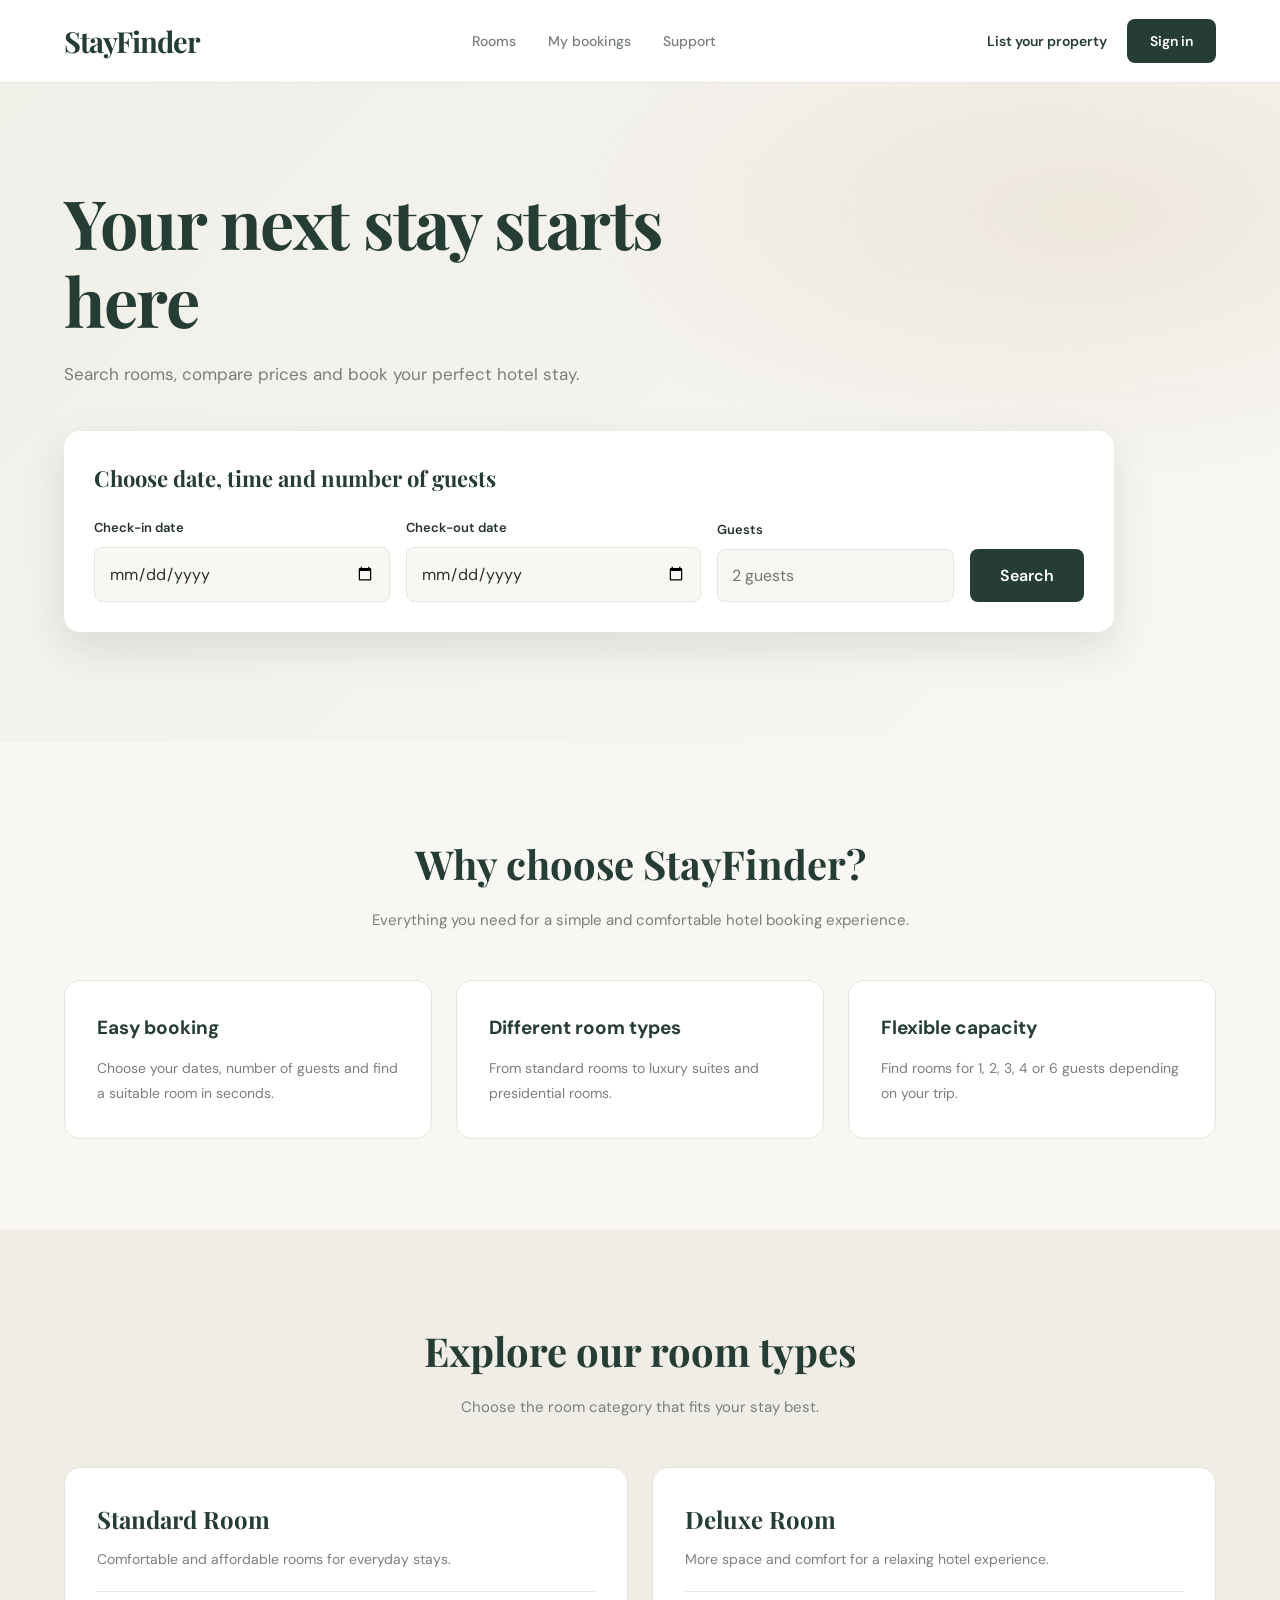
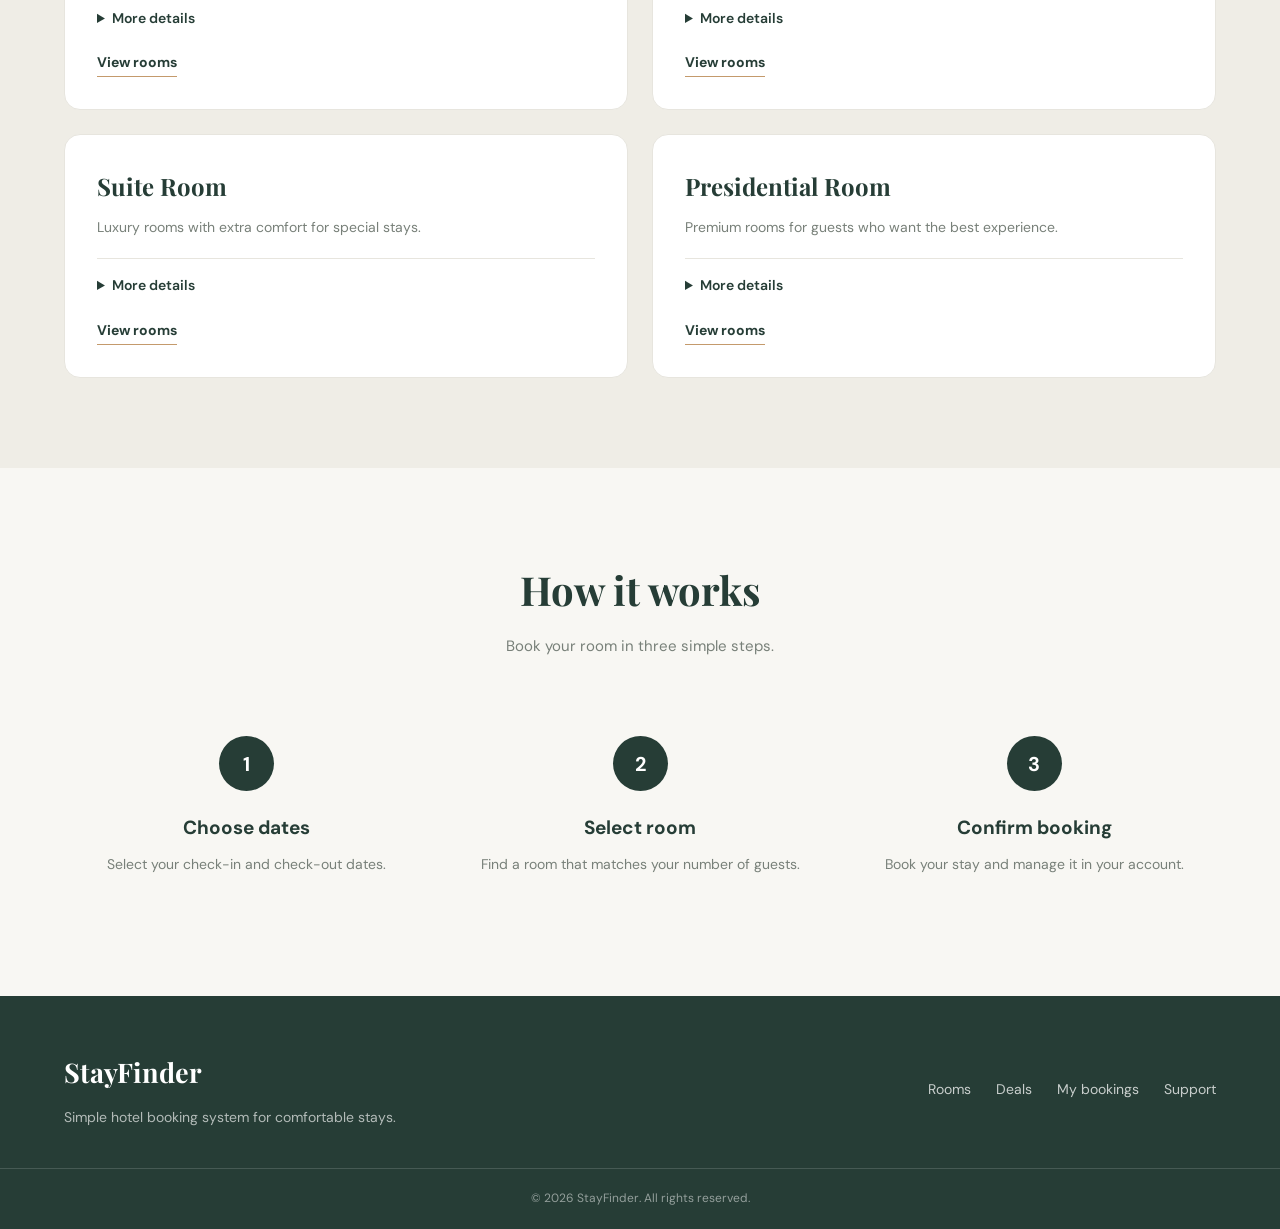
<file: frontend/index.html>
<!DOCTYPE html>
<html lang="en">
<head>
    <meta charset="UTF-8">
    <meta name="viewport" content="width=device-width, initial-scale=1.0">
    <title>Hotel Booking System</title>
    <link rel="stylesheet" href="css/styles.css">
</head>
<body>

<header class="header">
    <div class="container header-content">

        <a href="index.html" class="logo">StayFinder</a>

        <nav class="nav">
            <a href="pages/rooms.html">Rooms</a>
            <a href="pages/bookings.html">My bookings</a>
            <a href="pages/support.html">Support</a>
        </nav>

        <div class="header-actions">
            <button class="link-button">List your property</button>
            <a href="login.html" class="sign-in-button">Sign in</a>
        </div>

    </div>
</header>

<!-- Hero + Search -->
<main>
    <section class="hero">
        <div class="container">

            <h1>Your next stay starts here</h1>
            <p>Search rooms, compare prices and book your perfect hotel stay.</p>

            <form class="search-box" action="pages/rooms.html">
                <h2 class="search-title">Choose date, time and number of guests</h2>
                <div class="search-row">
                    <div class="search-field">
                        <label for="checkIn">Check-in date</label>
                        <input type="date" id="checkIn" name="checkIn" required>
                    </div>

                    <div class="search-field">
                        <label for="checkOut">Check-out date</label>
                        <input type="date" id="checkOut" name="checkOut" required>
                    </div>

                    <div class="search-field">
                        <label for="guests">Guests</label>
                        <input type="number" id="guests" name="guests" placeholder="2 guests" min="1" required>
                    </div>

                    <button class="search-button" type="submit">
                        Search
                    </button>

                </div>

            </form>

        </div>
    </section>

    <section class="features-section">
        <div class="container">

            <div class="section-header">
                <h2>Why choose StayFinder?</h2>
                <p>Everything you need for a simple and comfortable hotel booking experience.</p>
            </div>

            <div class="features-grid">

                <div class="feature-card">
                    <h3>Easy booking</h3>
                    <p>Choose your dates, number of guests and find a suitable room in seconds.</p>
                </div>

                <div class="feature-card">
                    <h3>Different room types</h3>
                    <p>From standard rooms to luxury suites and presidential rooms.</p>
                </div>

                <div class="feature-card">
                    <h3>Flexible capacity</h3>
                    <p>Find rooms for 1, 2, 3, 4 or 6 guests depending on your trip.</p>
                </div>

            </div>

        </div>
    </section>

    <section class="room-types-section">
        <div class="container">

            <div class="section-header">
                <h2>Explore our room types</h2>
                <p>Choose the room category that fits your stay best.</p>
            </div>

            <div class="room-types-grid">

                <div class="room-type-card">
                    <h3>Standard Room</h3>
                    <p>Comfortable and affordable rooms for everyday stays.</p>

                    <details class="room-details">
                        <summary>More details</summary>
                        <p>Standard rooms are suitable for short stays and offer all basic hotel facilities.</p>
                    </details>

                    <a href="pages/rooms.html">View rooms</a>
                </div>

                <div class="room-type-card">
                    <h3>Deluxe Room</h3>
                    <p>More space and comfort for a relaxing hotel experience.</p>

                    <details class="room-details">
                        <summary>More details</summary>
                        <p>Deluxe rooms provide extra comfort, more space and a better stay experience.</p>
                    </details>

                    <a href="pages/rooms.html">View rooms</a>
                </div>

                <div class="room-type-card">
                    <h3>Suite Room</h3>
                    <p>Luxury rooms with extra comfort for special stays.</p>

                    <details class="room-details">
                        <summary>More details</summary>
                        <p>Suite rooms are designed for guests who want a more luxurious and spacious room.</p>
                    </details>

                    <a href="pages/rooms.html">View rooms</a>
                </div>

                <div class="room-type-card">
                    <h3>Presidential Room</h3>
                    <p>Premium rooms for guests who want the best experience.</p>

                    <details class="room-details">
                        <summary>More details</summary>
                        <p>Presidential rooms are the most premium rooms, suitable for up to 6 guests.</p>
                    </details>

                    <a href="pages/rooms.html">View rooms</a>
                </div>

            </div>

        </div>
    </section>

    <section class="how-section">
        <div class="container">

            <div class="section-header">
                <h2>How it works</h2>
                <p>Book your room in three simple steps.</p>
            </div>

            <div class="steps-grid">

                <div class="step-card">
                    <span>1</span>
                    <h3>Choose dates</h3>
                    <p>Select your check-in and check-out dates.</p>
                </div>

                <div class="step-card">
                    <span>2</span>
                    <h3>Select room</h3>
                    <p>Find a room that matches your number of guests.</p>
                </div>

                <div class="step-card">
                    <span>3</span>
                    <h3>Confirm booking</h3>
                    <p>Book your stay and manage it in your account.</p>
                </div>

            </div>

        </div>
    </section>

</main>

<footer class="footer">
    <div class="container footer-content">
        <div>
            <h3>StayFinder</h3>
            <p>Simple hotel booking system for comfortable stays.</p>
        </div>
        <div class="footer-links">
            <a href="pages/rooms.html">Rooms</a>
            <a href="pages/deals.html">Deals</a>
            <a href="pages/bookings.html">My bookings</a>
            <a href="pages/support.html">Support</a>
        </div>
    </div>
    <p class="footer-bottom">© 2026 StayFinder. All rights reserved.</p>
</footer>

</body>
</html>
</file>
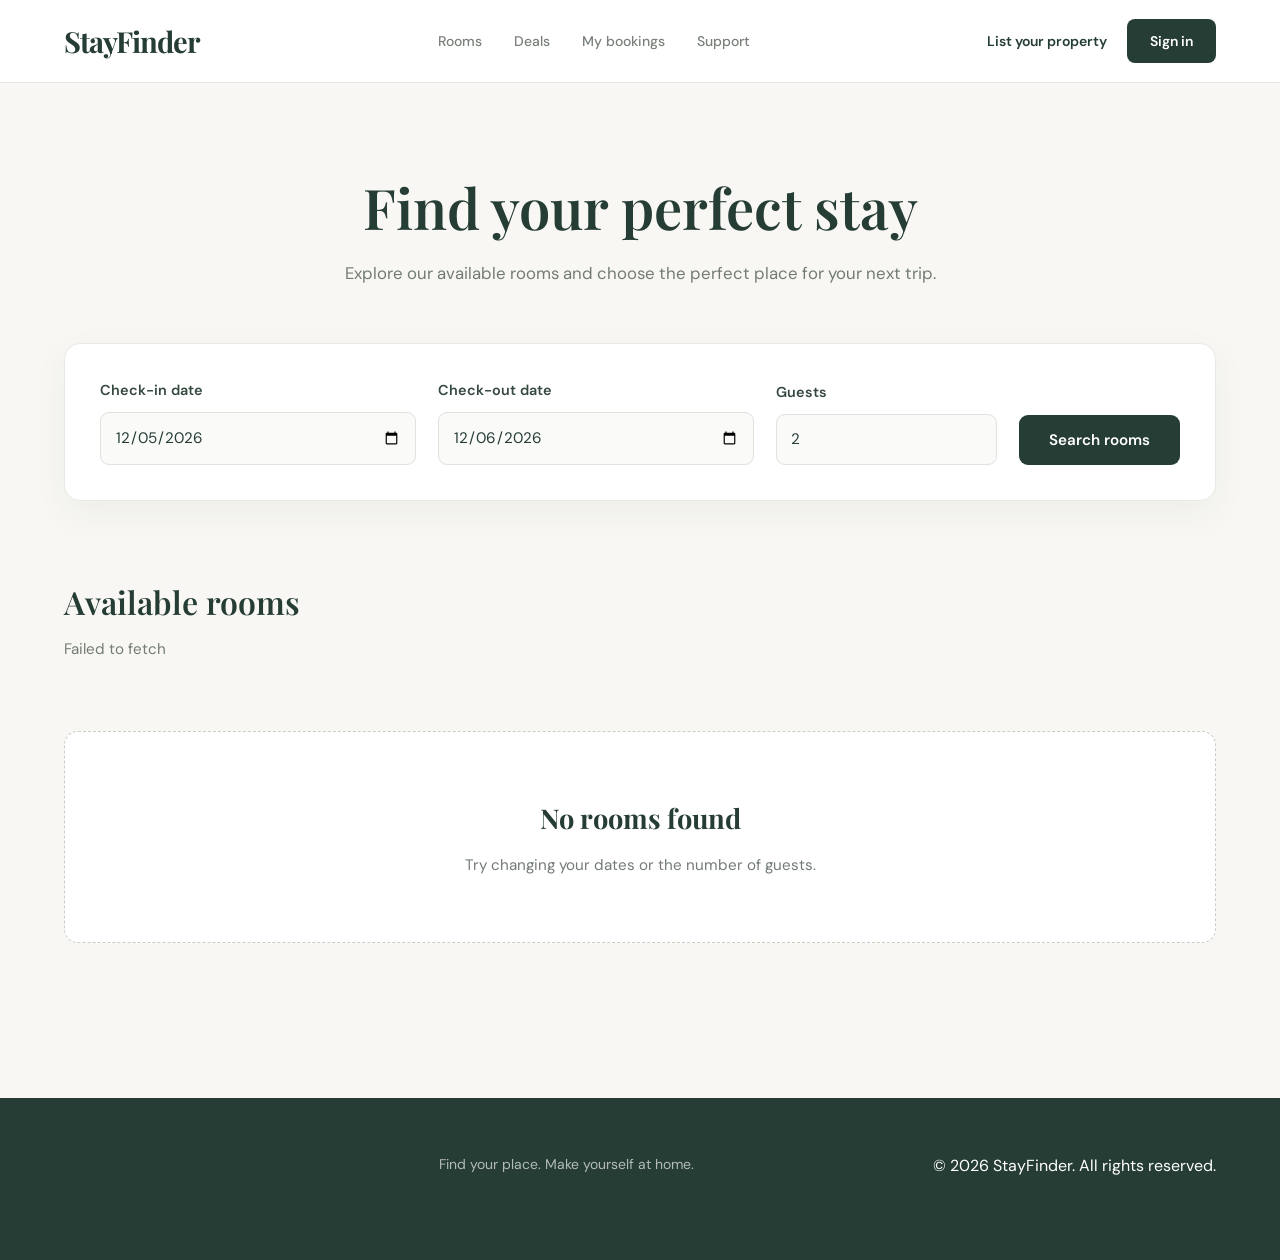
<file: frontend/pages/rooms.html>
<!DOCTYPE html>
<html lang="en">
<head>
    <meta charset="UTF-8">
    <meta name="viewport" content="width=device-width, initial-scale=1.0">
    <meta name="theme-color" content="#ffffff">
    <meta name="description" content="Explore available rooms and find the perfect stay with StayFinder.">

    <title>Rooms | StayFinder</title>

    <link rel="stylesheet" href="../css/styles.css">
    <link rel="stylesheet" href="../css/rooms.css">
</head>
<body>

    <header class="header">
        <div class="container header-content">

            <a href="../index.html" class="logo">
                StayFinder
            </a>

            <nav class="nav">
                <a href="rooms.html" class="active">Rooms</a>
                <a href="deals.html">Deals</a>
                <a href="bookings.html">My bookings</a>
                <a href="support.html">Support</a>
            </nav>

            <div class="header-actions">
                <a href="list-property.html" class="link-button">
                    List your property
                </a>
                <a href="login.html" class="sign-in-button">
                    Sign in
                </a>
            </div>

        </div>
    </header>

    <main>
        <section class="rooms-page">
            <div class="container">

                <div class="rooms-header">
                    <h1>Find your perfect stay</h1>
                    <p>
                        Explore our available rooms and choose the perfect place
                        for your next trip.
                    </p>
                </div>

                <form class="rooms-filter" id="roomsFilter" method="GET">

                    <div class="filter-field">
                        <label for="checkIn">Check-in date</label>
                        <input
                            type="date"
                            id="checkIn"
                            name="checkIn"
                            required
                        >
                    </div>

                    <div class="filter-field">
                        <label for="checkOut">Check-out date</label>
                        <input
                            type="date"
                            id="checkOut"
                            name="checkOut"
                            required
                        >
                    </div>

                    <div class="filter-field">
                        <label for="guestsInput">Guests</label>
                        <input
                            type="number"
                            id="guestsInput"
                            name="guests"
                            value="2"
                            min="1"
                            max="20"
                            required
                        >
                    </div>

                    <button class="filter-button" type="submit">
                        Search rooms
                    </button>

                </form>

                <div class="rooms-results">

                    <div class="results-header">
                        <div>
                            <h2>Available rooms</h2>
                            <p class="results-text" id="resultsText">
                                Discover our selection of comfortable rooms.
                            </p>
                        </div>
                    </div>

                    <div class="rooms-grid" id="roomsGrid">
                        <!-- Room cards will be rendered here using JavaScript. -->
                    </div>

                    <div class="empty-state" id="emptyState" hidden>
                        <h3>No rooms found</h3>
                        <p>
                            Try changing your dates or the number of guests.
                        </p>
                    </div>

                </div>

            </div>
        </section>
    </main>

    <footer class="footer">
        <div class="container footer-content">
            <a href="../index.html" class="logo">StayFinder</a>

            <p>
                Find your place. Make yourself at home.
            </p>

            <span>&copy; 2026 StayFinder. All rights reserved.</span>
        </div>
    </footer>

    <script src="../js/rooms.js" defer></script>

</body>
</html>
</file>
<file: frontend/css/styles.css>
@import url('https://fonts.googleapis.com/css2?family=DM+Sans:wght@400;500;600;700&family=Playfair+Display:wght@500;600;700&display=swap');

/* =========================
   1. GLOBAL STYLES
========================= */

:root {
    --primary: #263D36;
    --primary-light: #49685A;
    --accent: #C49A6C;

    --background: #F8F7F3;
    --surface: #FFFFFF;
    --surface-soft: #EFEDE6;

    --text: #26332D;
    --text-light: #788079;
    --border: #E7E5DE;

    --shadow: 0 8px 30px rgba(38, 61, 54, 0.07);
    --shadow-hover: 0 16px 40px rgba(38, 61, 54, 0.12);

    --radius: 16px;
    --transition: 0.25s ease;
}

* {
    margin: 0;
    padding: 0;
    box-sizing: border-box;
}

html {
    scroll-behavior: smooth;
}

body {
    font-family: 'DM Sans', sans-serif;
    background-color: var(--background);
    color: var(--text);
    line-height: 1.6;
}

a {
    text-decoration: none;
    color: inherit;
}

button,
input {
    font: inherit;
}

button {
    cursor: pointer;
}

.container {
    width: min(1160px, 90%);
    margin: 0 auto;
}


/* =========================
   2. HEADER
========================= */

.header {
    background-color: var(--surface);
    border-bottom: 1px solid var(--border);
    position: sticky;
    top: 0;
    z-index: 100;
}

.header-content {
    min-height: 82px;
    display: flex;
    align-items: center;
    justify-content: space-between;
    gap: 30px;
}

.logo {
    font-family: 'Playfair Display', serif;
    font-size: 29px;
    font-weight: 700;
    color: var(--primary);
    letter-spacing: -1px;
}

.nav {
    display: flex;
    align-items: center;
    gap: 32px;
}

.nav a {
    color: var(--text-light);
    font-size: 14px;
    font-weight: 500;
    transition: var(--transition);
}

.nav a:hover {
    color: var(--primary);
}

.header-actions {
    display: flex;
    align-items: center;
    gap: 20px;
}

.link-button {
    background: none;
    border: none;
    color: var(--primary);
    font-weight: 600;
    font-size: 14px;
}

.link-button:hover {
    color: var(--accent);
}

.sign-in-button {
    background-color: var(--primary);
    color: white;
    padding: 11px 23px;
    border-radius: 8px;
    font-size: 14px;
    font-weight: 600;
    transition: var(--transition);
}

.sign-in-button:hover {
    background-color: var(--primary-light);
    transform: translateY(-2px);
}


/* =========================
   3. HERO SECTION
========================= */

.hero {
    padding: 100px 0 110px;
    background:
        radial-gradient(
            ellipse at 85% 20%,
            rgba(196, 154, 108, 0.15),
            transparent 35%
        ),
        linear-gradient(135deg, #F0EFE8, #F8F7F3);
    position: relative;
    overflow: hidden;
}

.hero .container {
    position: relative;
    z-index: 1;
}

.hero h1 {
    max-width: 700px;
    font-family: 'Playfair Display', serif;
    font-size: clamp(42px, 6vw, 68px);
    line-height: 1.15;
    color: var(--primary);
    margin-bottom: 22px;
    letter-spacing: -1.5px;
}

.hero > .container > p {
    max-width: 560px;
    font-size: 17px;
    color: var(--text-light);
    margin-bottom: 42px;
}


/* =========================
   4. SEARCH FORM
========================= */

.search-box {
    background: var(--surface);
    padding: 30px;
    border-radius: var(--radius);
    box-shadow: var(--shadow-hover);
    max-width: 1050px;
}

.search-title {
    font-family: 'Playfair Display', serif;
    font-size: 22px;
    color: var(--primary);
    margin-bottom: 22px;
}

.search-row {
    display: grid;
    grid-template-columns: 1fr 1fr 0.8fr auto;
    gap: 16px;
    align-items: end;
}

.search-field {
    display: flex;
    flex-direction: column;
    gap: 8px;
}

.search-field label {
    font-size: 13px;
    font-weight: 600;
    color: var(--text);
}

.search-field input {
    width: 100%;
    padding: 13px 14px;
    background: var(--background);
    border: 1px solid var(--border);
    border-radius: 8px;
    outline: none;
    color: var(--text);
    transition: var(--transition);
}

.search-field input:focus {
    border-color: var(--primary-light);
    box-shadow: 0 0 0 3px rgba(73, 104, 90, 0.1);
}

.search-button {
    background: var(--primary);
    color: white;
    border: none;
    padding: 14px 30px;
    border-radius: 8px;
    font-weight: 600;
    transition: var(--transition);
}

.search-button:hover {
    background: var(--primary-light);
    transform: translateY(-2px);
}


/* =========================
   5. GENERAL SECTIONS
========================= */

.features-section,
.room-types-section,
.how-section {
    padding: 90px 0;
}

.section-header {
    text-align: center;
    margin-bottom: 48px;
}

.section-header h2 {
    font-family: 'Playfair Display', serif;
    font-size: clamp(30px, 4vw, 40px);
    color: var(--primary);
    margin-bottom: 12px;
}

.section-header p {
    color: var(--text-light);
    font-size: 15px;
}


/* =========================
   6. FEATURES
========================= */

.features-grid {
    display: grid;
    grid-template-columns: repeat(3, 1fr);
    gap: 24px;
}

.feature-card {
    background: var(--surface);
    padding: 32px;
    border: 1px solid var(--border);
    border-radius: var(--radius);
    transition: var(--transition);
}

.feature-card:hover {
    transform: translateY(-5px);
    box-shadow: var(--shadow);
}

.feature-card h3 {
    color: var(--primary);
    font-size: 19px;
    margin-bottom: 12px;
}

.feature-card p {
    color: var(--text-light);
    font-size: 14px;
    line-height: 1.8;
}


/* =========================
   7. ROOM TYPES
========================= */

.room-types-section {
    background-color: var(--surface-soft);
}

.room-types-grid {
    display: grid;
    grid-template-columns: repeat(2, 1fr);
    gap: 24px;
}

.room-type-card {
    background: var(--surface);
    padding: 32px;
    border-radius: var(--radius);
    border: 1px solid var(--border);
    transition: var(--transition);
}

.room-type-card:hover {
    transform: translateY(-5px);
    box-shadow: var(--shadow-hover);
}

.room-type-card h3 {
    font-family: 'Playfair Display', serif;
    font-size: 24px;
    color: var(--primary);
    margin-bottom: 10px;
}

.room-type-card > p {
    color: var(--text-light);
    font-size: 14px;
    margin-bottom: 20px;
}

.room-details {
    border-top: 1px solid var(--border);
    padding-top: 15px;
    margin-bottom: 20px;
}

.room-details summary {
    color: var(--primary);
    font-size: 14px;
    font-weight: 600;
    cursor: pointer;
}

.room-details p {
    color: var(--text-light);
    font-size: 13px;
    padding-top: 12px;
}

.room-type-card > a {
    display: inline-block;
    color: var(--primary);
    font-size: 14px;
    font-weight: 700;
    border-bottom: 1px solid var(--accent);
    padding-bottom: 3px;
    transition: var(--transition);
}

.room-type-card > a:hover {
    color: var(--accent);
}


/* =========================
   8. HOW IT WORKS
========================= */

.steps-grid {
    display: grid;
    grid-template-columns: repeat(3, 1fr);
    gap: 30px;
}

.step-card {
    text-align: center;
    padding: 30px 20px;
}

.step-card span {
    display: inline-flex;
    align-items: center;
    justify-content: center;
    width: 55px;
    height: 55px;
    background: var(--primary);
    color: white;
    border-radius: 50%;
    font-size: 20px;
    font-weight: 700;
    margin-bottom: 22px;
}

.step-card h3 {
    color: var(--primary);
    font-size: 19px;
    margin-bottom: 10px;
}

.step-card p {
    color: var(--text-light);
    font-size: 14px;
}


/* =========================
   9. FOOTER
========================= */

.footer {
    background: var(--primary);
    color: white;
    padding: 55px 0 20px;
}

.footer-content {
    display: flex;
    justify-content: space-between;
    gap: 40px;
    padding-bottom: 40px;
}

.footer h3 {
    font-family: 'Playfair Display', serif;
    font-size: 27px;
    margin-bottom: 12px;
}

.footer-content p {
    color: rgba(255, 255, 255, 0.65);
    font-size: 14px;
}

.footer-links {
    display: flex;
    flex-wrap: wrap;
    gap: 25px;
    align-items: center;
}

.footer-links a {
    color: rgba(255, 255, 255, 0.75);
    font-size: 14px;
    transition: var(--transition);
}

.footer-links a:hover {
    color: white;
}

.footer-bottom {
    border-top: 1px solid rgba(255, 255, 255, 0.15);
    padding-top: 20px;
    text-align: center;
    color: rgba(255, 255, 255, 0.5);
    font-size: 12px;
}


/* =========================
   10. RESPONSIVE DESIGN
========================= */

@media (max-width: 900px) {
    .header-content {
        flex-wrap: wrap;
        padding: 15px 0;
    }

    .nav {
        order: 3;
        width: 100%;
        justify-content: center;
        gap: 25px;
    }

    .search-row {
        grid-template-columns: repeat(2, 1fr);
    }

    .search-button {
        width: 100%;
    }
}

@media (max-width: 650px) {
    .header-content {
        gap: 15px;
    }

    .logo {
        font-size: 25px;
    }

    .header-actions {
        gap: 10px;
    }

    .link-button {
        display: none;
    }

    .nav {
        gap: 16px;
        justify-content: space-between;
    }

    .nav a {
        font-size: 12px;
    }

    .hero {
        padding: 65px 0 75px;
    }

    .hero h1 {
        font-size: 42px;
    }

    .hero > .container > p {
        font-size: 15px;
    }

    .search-box {
        padding: 22px;
    }

    .search-row {
        grid-template-columns: 1fr;
    }

    .features-section,
    .room-types-section,
    .how-section {
        padding: 65px 0;
    }

    .features-grid,
    .room-types-grid,
    .steps-grid {
        grid-template-columns: 1fr;
    }

    .footer-content {
        flex-direction: column;
    }

    .footer-links {
        gap: 15px;
    }
}
</file>
<file: frontend/css/rooms.css>
/* ========================================
   ROOMS PAGE
======================================== */

.rooms-page {
    min-height: 80vh;
    padding: 90px 0 120px;
    background-color: #F8F7F3;
}

/* Page heading */

.rooms-header {
    max-width: 700px;
    margin: 0 auto 55px;
    text-align: center;
}

.rooms-header h1 {
    margin-bottom: 18px;
    color: #263D36;
    font-family: "Playfair Display", serif;
    font-size: clamp(2.4rem, 5vw, 3.5rem);
    font-weight: 600;
    line-height: 1.2;
}

.rooms-header p {
    color: #737B75;
    font-size: 1.05rem;
    line-height: 1.8;
}

/* Search filter */

.rooms-filter {
    display: grid;
    grid-template-columns: 1fr 1fr 0.7fr auto;
    gap: 22px;
    align-items: end;
    margin-bottom: 75px;
    padding: 35px;
    background-color: #FFFFFF;
    border: 1px solid #EAE9E3;
    border-radius: 16px;
    box-shadow: 0 12px 35px rgba(38, 61, 54, 0.05);
}

.filter-field {
    display: flex;
    flex-direction: column;
    gap: 10px;
}

.filter-field label {
    color: #34483E;
    font-size: 0.9rem;
    font-weight: 600;
}

.filter-field input {
    width: 100%;
    min-height: 50px;
    padding: 12px 14px;
    border: 1px solid #E0E2DC;
    border-radius: 9px;
    background-color: #FAFAF8;
    color: #263D36;
    font-family: inherit;
    font-size: 0.95rem;
    transition: border-color 0.2s ease,
                box-shadow 0.2s ease;
}

.filter-field input:focus {
    outline: none;
    border-color: #49685A;
    box-shadow: 0 0 0 3px rgba(73, 104, 90, 0.12);
}

/* Search button */

.filter-button {
    min-height: 50px;
    padding: 0 30px;
    border: none;
    border-radius: 9px;
    background-color: #263D36;
    color: #FFFFFF;
    font-family: inherit;
    font-size: 0.95rem;
    font-weight: 600;
    cursor: pointer;
    transition: background-color 0.2s ease,
                transform 0.2s ease;
}

.filter-button:hover {
    background-color: #49685A;
    transform: translateY(-2px);
}

/* Results section */

.rooms-results {
    margin-top: 20px;
}

.results-header {
    display: flex;
    justify-content: space-between;
    align-items: center;
    margin-bottom: 35px;
}

.results-header h2 {
    margin-bottom: 10px;
    color: #263D36;
    font-family: "Playfair Display", serif;
    font-size: 2rem;
    font-weight: 600;
}

.results-text {
    color: #737B75;
    font-size: 0.95rem;
    line-height: 1.6;
}

/* Rooms grid */

.rooms-grid {
    display: grid;
    grid-template-columns: repeat(3, minmax(0, 1fr));
    gap: 30px;
    align-items: stretch;
}

/* Individual room card */

.room-card {
    display: flex;
    flex-direction: column;
    overflow: hidden;
    min-width: 0;
    background-color: #FFFFFF;
    border: 1px solid #EAE9E3;
    border-radius: 15px;
    transition: transform 0.25s ease,
                box-shadow 0.25s ease;
}

.room-card:hover {
    transform: translateY(-5px);
    box-shadow: 0 15px 35px rgba(38, 61, 54, 0.09);
}

/* Room image */

.room-card-image {
    width: 100%;
    height: 230px;
    object-fit: cover;
    display: block;
    background-color: #EAE9E3;
}

/* Room information */

.room-card-content {
    display: flex;
    flex: 1;
    flex-direction: column;
    padding: 25px;
}

.room-type {
    margin-bottom: 10px;
    color: #A47D55;
    font-size: 0.8rem;
    font-weight: 700;
    letter-spacing: 0.08em;
    text-transform: uppercase;
}

.room-card h3 {
    margin-bottom: 12px;
    color: #263D36;
    font-family: "Playfair Display", serif;
    font-size: 1.4rem;
    font-weight: 600;
}

.room-description {
    margin-bottom: 20px;
    color: #737B75;
    font-size: 0.92rem;
    line-height: 1.7;
}

.room-card-details {
    display: flex;
    flex-wrap: wrap;
    gap: 15px;
    margin-top: auto;
    padding: 18px 0;
    border-top: 1px solid #EAE9E3;
    color: #657168;
    font-size: 0.85rem;
}

.room-card-footer {
    display: flex;
    justify-content: space-between;
    align-items: center;
    gap: 15px;
    margin-top: 5px;
}

.room-price {
    color: #263D36;
    font-size: 1.35rem;
    font-weight: 700;
}

.room-price span {
    display: block;
    margin-top: 3px;
    color: #8A918B;
    font-size: 0.75rem;
    font-weight: 400;
}

/* Book button */

.room-book-button {
    padding: 12px 20px;
    border: none;
    border-radius: 8px;
    background-color: #263D36;
    color: #FFFFFF;
    font-family: inherit;
    font-size: 0.85rem;
    font-weight: 600;
    text-decoration: none;
    text-align: center;
    cursor: pointer;
    transition: background-color 0.2s ease;
}

.room-book-button:hover {
    background-color: #49685A;
}

/* Empty state */

.empty-state {
    margin: 35px 0;
    padding: 65px 25px;
    border: 1px dashed #C9CEC5;
    border-radius: 14px;
    background-color: #FFFFFF;
    text-align: center;
}

.empty-state[hidden] {
    display: none;
}

.empty-state h3 {
    margin-bottom: 12px;
    color: #263D36;
    font-family: "Playfair Display", serif;
    font-size: 1.7rem;
}

.empty-state p {
    color: #737B75;
    font-size: 0.95rem;
    line-height: 1.6;
}

/* Responsive design */

@media (max-width: 1000px) {
    .rooms-filter {
        grid-template-columns: repeat(2, 1fr);
    }

    .filter-button {
        width: 100%;
    }

    .rooms-grid {
        grid-template-columns: repeat(2, minmax(0, 1fr));
    }
}

@media (max-width: 650px) {
    .rooms-page {
        padding: 60px 0 80px;
    }

    .rooms-header {
        margin-bottom: 35px;
    }

    .rooms-filter {
        grid-template-columns: 1fr;
        gap: 20px;
        margin-bottom: 55px;
        padding: 25px 20px;
    }

    .rooms-grid {
        grid-template-columns: 1fr;
        gap: 25px;
    }

    .results-header h2 {
        font-size: 1.7rem;
    }

    .room-card-image {
        height: 220px;
    }

    .room-card-content {
        padding: 22px;
    }

    .room-card-footer {
        flex-wrap: wrap;
    }
}
</file>
